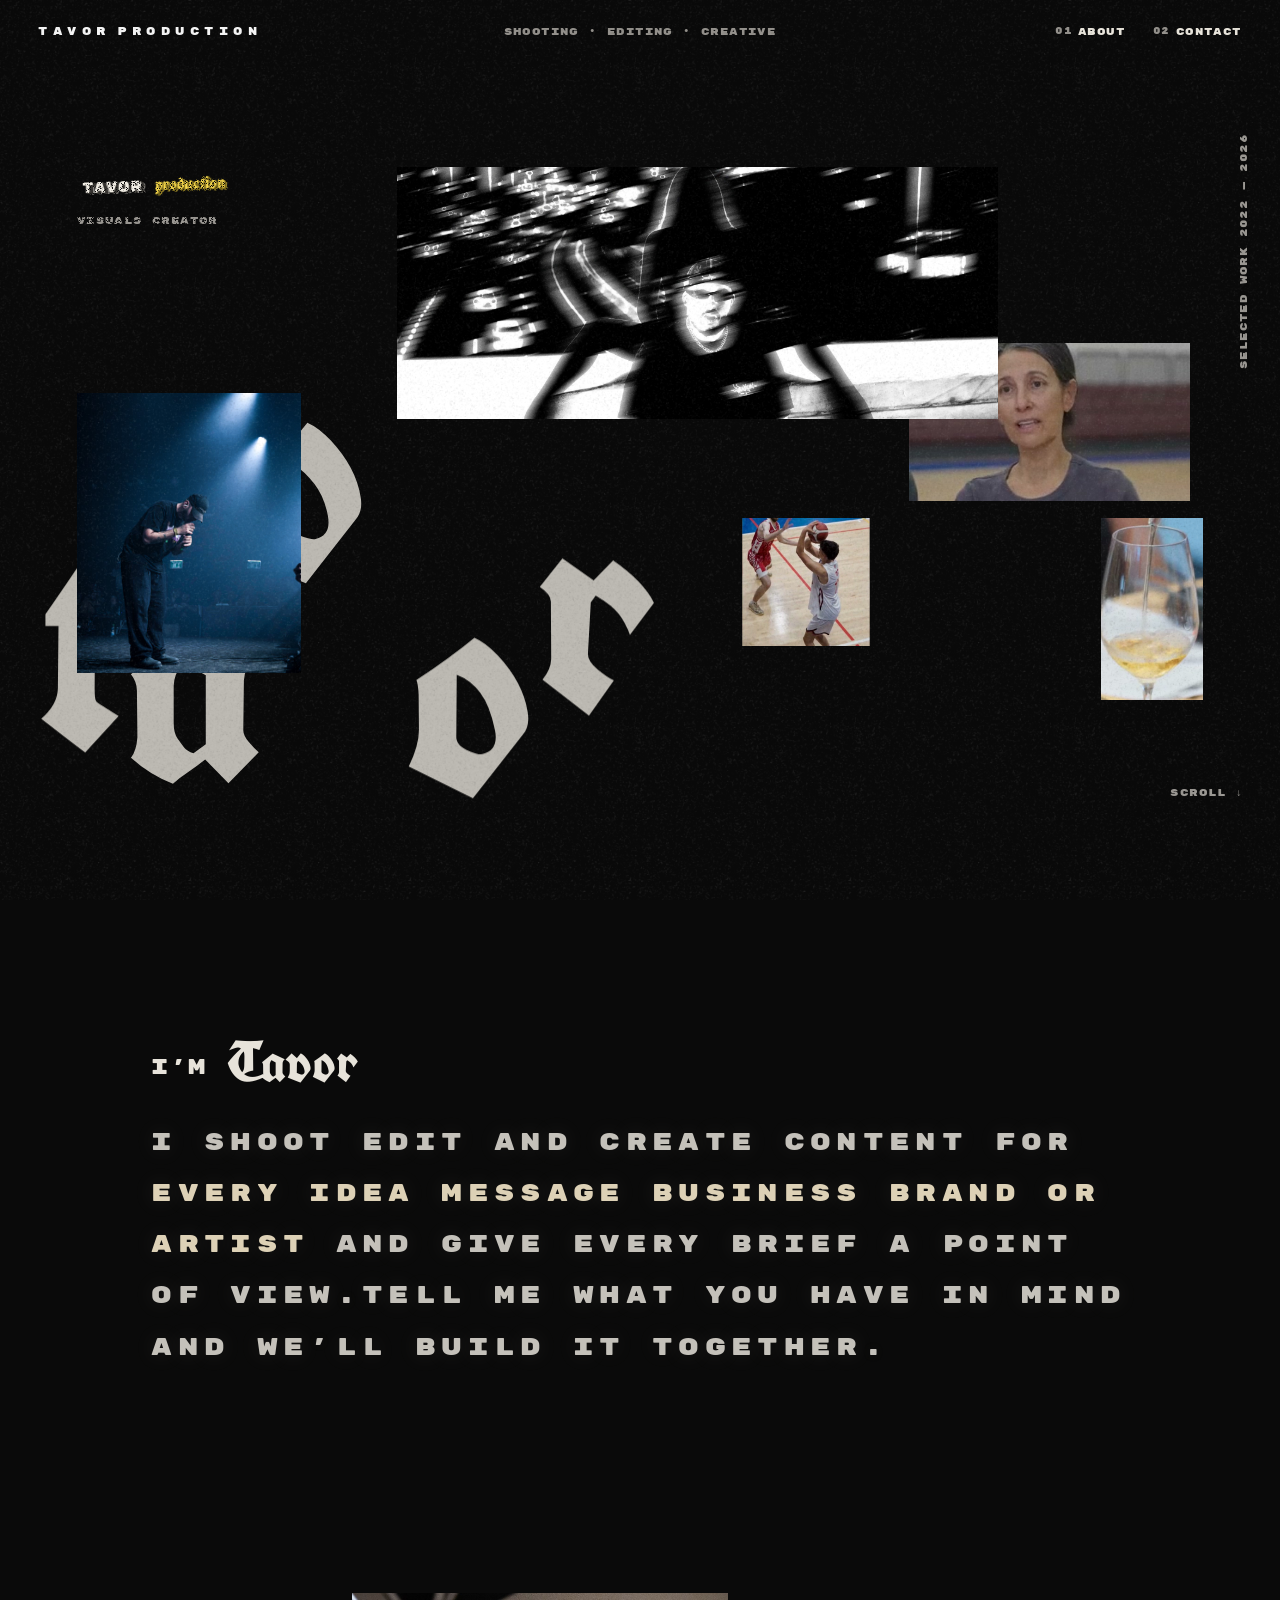
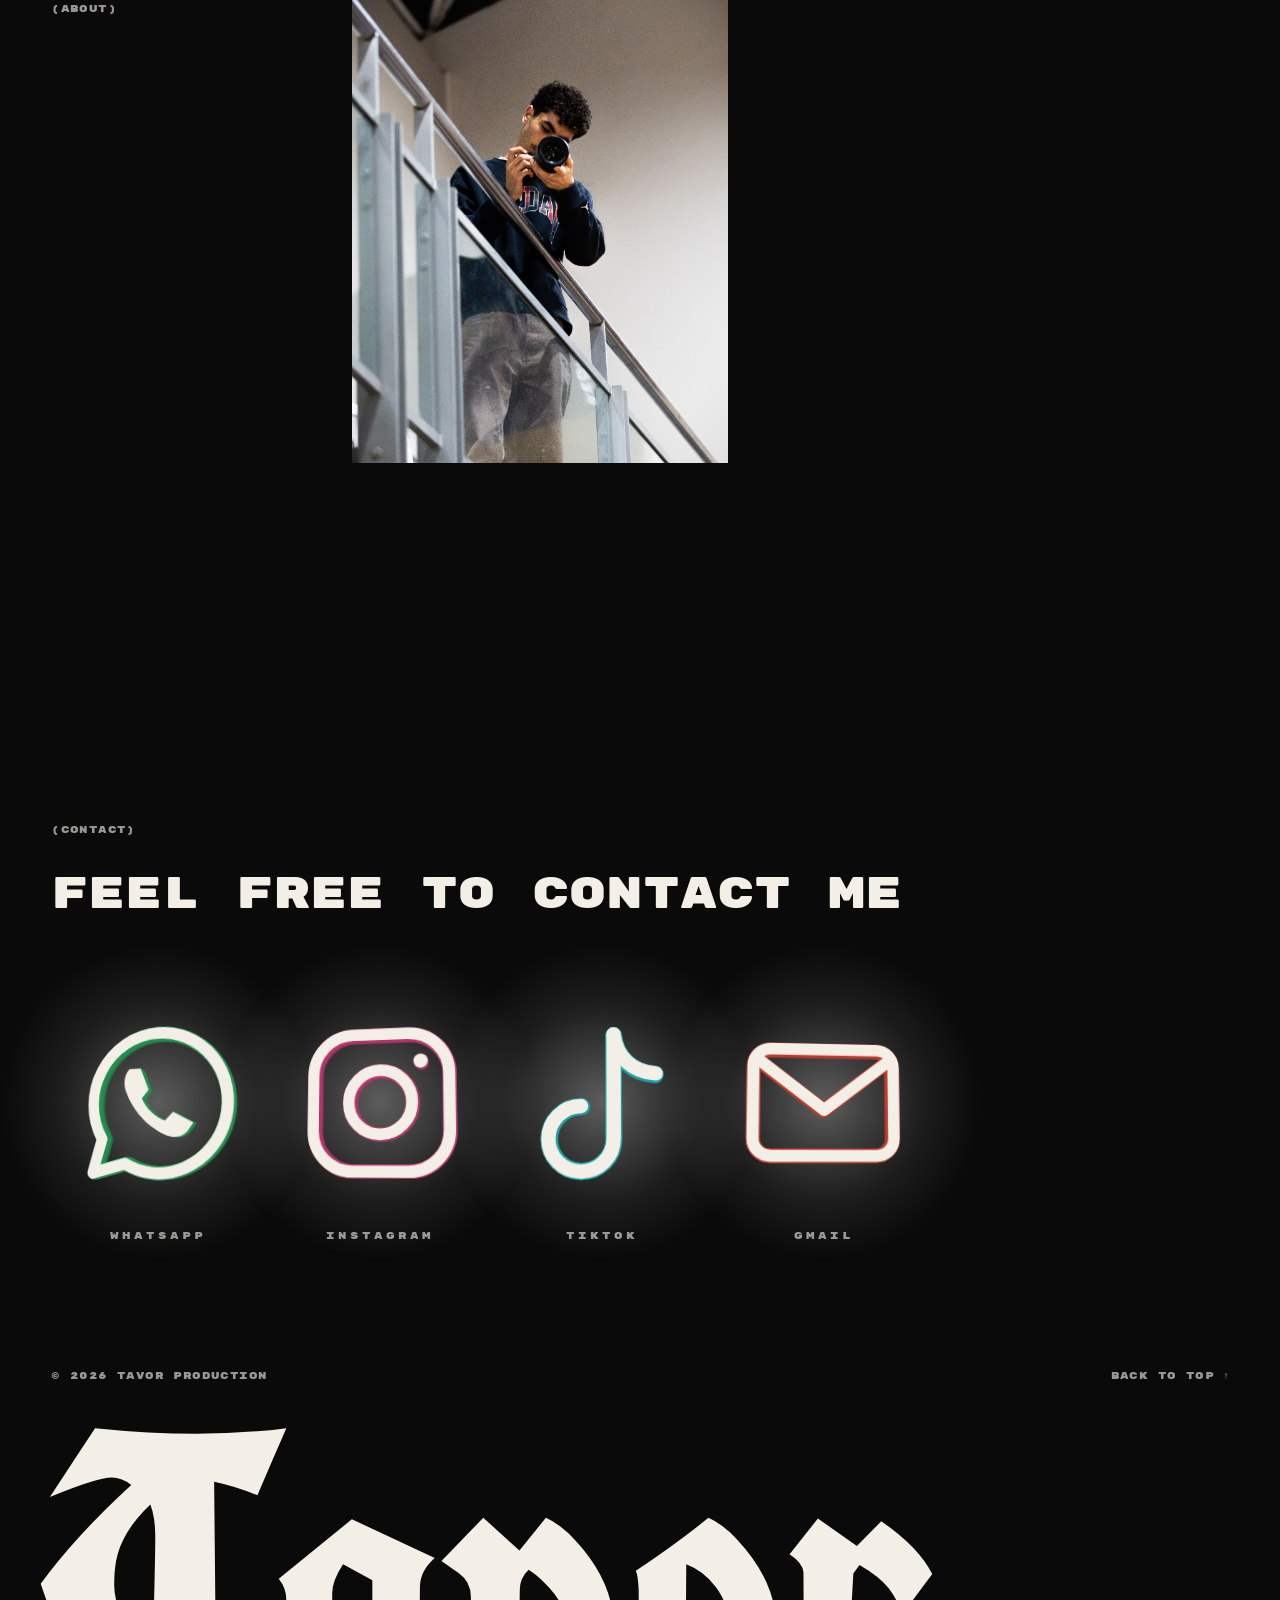
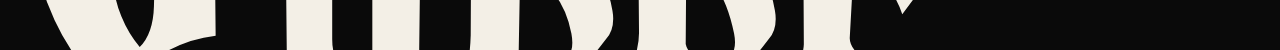
<file: index.html>
<!doctype html>
<html lang="en">
<head>
<meta charset="utf-8">
<meta name="viewport" content="width=device-width, initial-scale=1">
<title>Portfolio</title>
<meta name="theme-color" content="#0a0a0a">
<link rel="preconnect" href="https://fonts.googleapis.com">
<link rel="preconnect" href="https://fonts.gstatic.com" crossorigin>
<link rel="stylesheet" href="https://fonts.googleapis.com/css2?family=UnifrakturCook:wght@700&amp;family=Rubik+Mono+One&amp;display=swap">
<link rel="stylesheet" href="assets/styles.css">
<script>window.__edit=/[?&]edit(&|$)/.test(location.search)&&/^(localhost|127\.0\.0\.1)$/.test(location.hostname);</script>
<script src="content.js" defer></script>
<script src="assets/dock.js" defer></script>
<script src="assets/site.js" defer></script>
<script>if(window.__edit){var e=document.createElement("script");e.src="assets/edit.js";e.defer=true;document.head.appendChild(e)}</script>
<script>if(matchMedia("(max-width:720px)").matches&&!matchMedia("(prefers-reduced-motion: reduce)").matches&&!location.hash&&!window.__edit&&!(function(){try{var n=performance.getEntriesByType("navigation")[0];return sessionStorage.getItem("introSeen")&&!(n&&n.type==="reload")}catch(e){}})()){try{sessionStorage.setItem("introSeen","1")}catch(e){}var d=document.documentElement;d.classList.add("intro-run","intro-nav");setTimeout(function(){d.classList.remove("intro-run","intro-nav")},9000)}</script>
</head>
<body>
<svg width="0" height="0" style="position:absolute" aria-hidden="true" focusable="false"><filter id="grain-reveal" x="0" y="0" width="100%" height="100%" color-interpolation-filters="sRGB"><feTurbulence type="fractalNoise" baseFrequency="1.1" numOctaves="2" seed="7" result="n"/><feColorMatrix in="n" type="matrix" values="0 0 0 0 0  0 0 0 0 0  0 0 0 0 0  1 0 0 0 0" result="m"/><feComponentTransfer in="m" result="m2"><feFuncA id="reveal-fn" type="linear" slope="14" intercept="-14"/></feComponentTransfer><feComposite in="SourceGraphic" in2="m2" operator="in"/></filter><filter id="rough" x="-12%" y="-12%" width="124%" height="124%" color-interpolation-filters="sRGB"><feTurbulence type="fractalNoise" baseFrequency="0.85" numOctaves="2" seed="11" result="t"/><feDisplacementMap in="SourceGraphic" in2="t" scale="2.6" xChannelSelector="R" yChannelSelector="G"/></filter></svg>
<div class="site" style="position: relative; min-height: 100vh; background: #0a0a0a; color: #f3efe6; font-family: 'Rubik Mono One', sans-serif; font-size: 16px; line-height: 1.55; overflow-x: hidden">
<div class="grain" aria-hidden="true"></div>

<header class="nav">
<a class="brand" href="#top"><span data-bind="name"></span> <em data-bind="brandSuffix"></em></a>
<p class="nav-mid mono" data-bind="roles"></p>
<nav class="nav-links mono" aria-label="Primary">
<a class="u" href="#about"><span class="idx">01</span>About</a>
<a class="u" href="#contact"><span class="idx">02</span>Contact</a>
</nav>
</header>

<main>
<section id="top" class="hero" aria-label="Introduction">
<div id="hero-stills"></div>
<div class="flow-glow" aria-hidden="true"></div>
<div class="flow" id="flow" role="region" aria-label="Topics" tabindex="0"></div>
<h1 class="name" id="hero-name"></h1>
<div class="intro">
<p class="lede" data-bind="lede"></p>
<p class="tagline mono" data-bind="tagline"></p>
</div>
<p class="side mono">Selected work <span data-bind="years"></span></p>
<a class="cue mono" href="#about">Scroll ↓</a>
</section>

<section class="statement" aria-label="Statement">
<h2 class="said-name" id="said-name"></h2>
<p class="statement-text" id="statement"></p>
</section>

<section id="about" class="about" aria-labelledby="about-title">
<p class="label mono">(About)</p>
<figure class="portrait" id="about-photo"></figure>
<div class="about-text">
<h2 class="about-name" id="about-title"></h2>
<div class="about-bio" id="about-bio"></div>
<p class="about-meta mono" id="about-meta"></p>
</div>
</section>

</main>

<footer id="contact" class="contact">
<p class="label mono">(Contact)</p>
<a class="mail u" id="mail" href="#"></a>
<nav class="social mono" id="social" aria-label="Elsewhere"></nav>
<div class="colophon mono">
<span>© <span id="year"></span> <span data-bind="fullName"></span></span>
<a class="u" href="#top">Back to top ↑</a>
</div>
<div class="endcard" aria-hidden="true" data-bind="name"></div>
</footer>
</div>
</body>
</html>
</file>
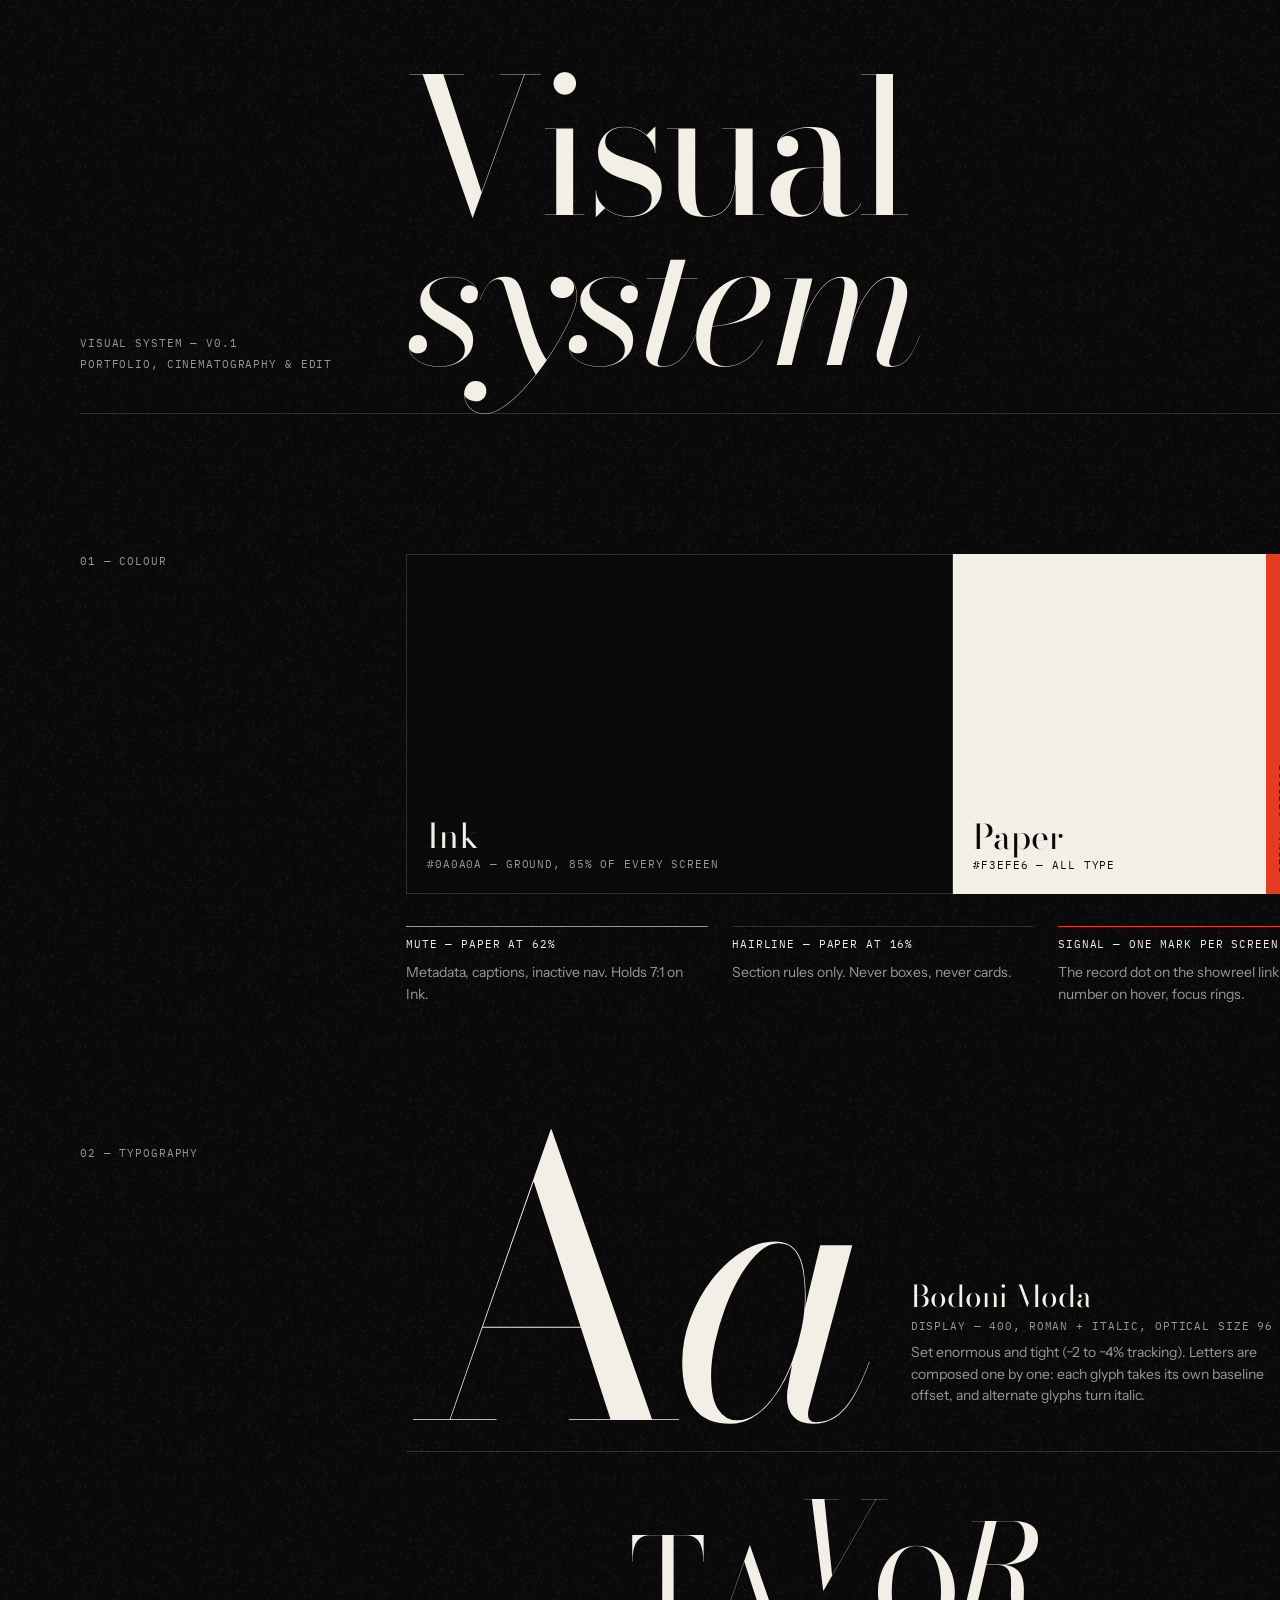
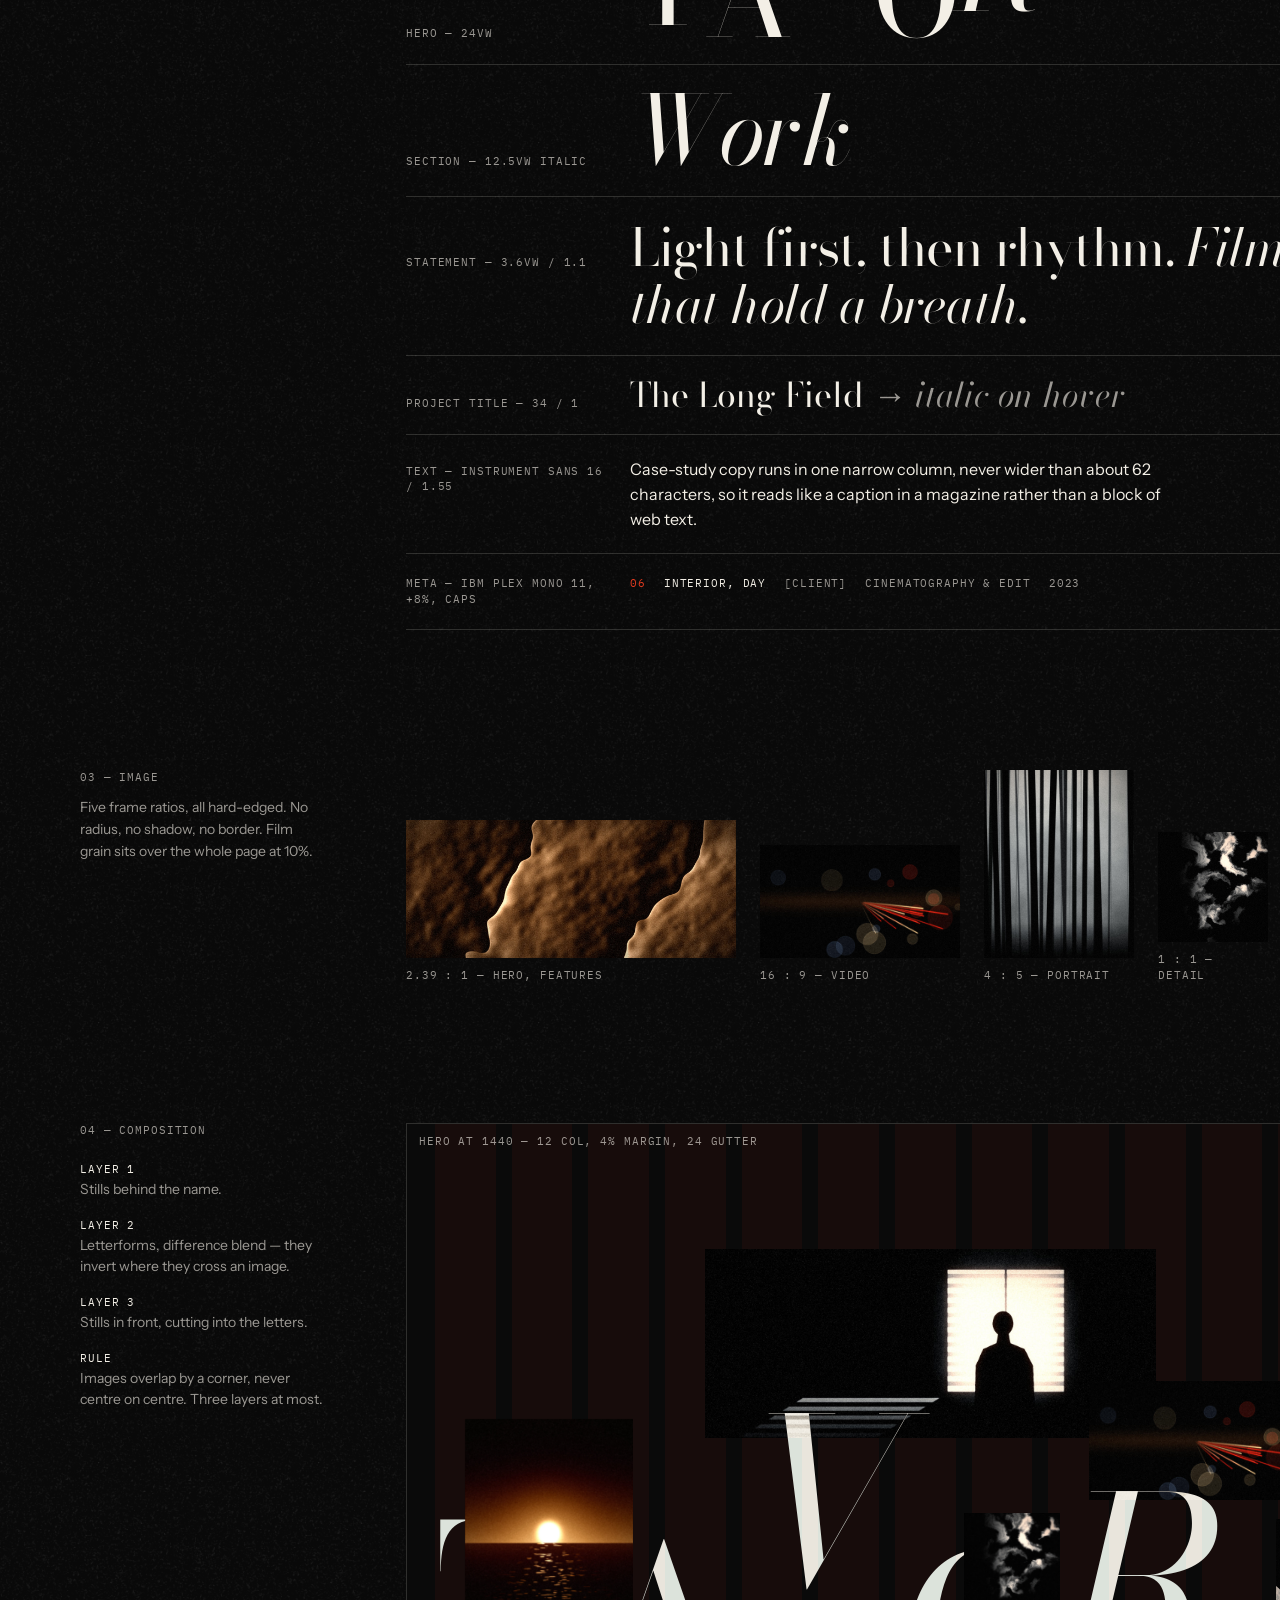
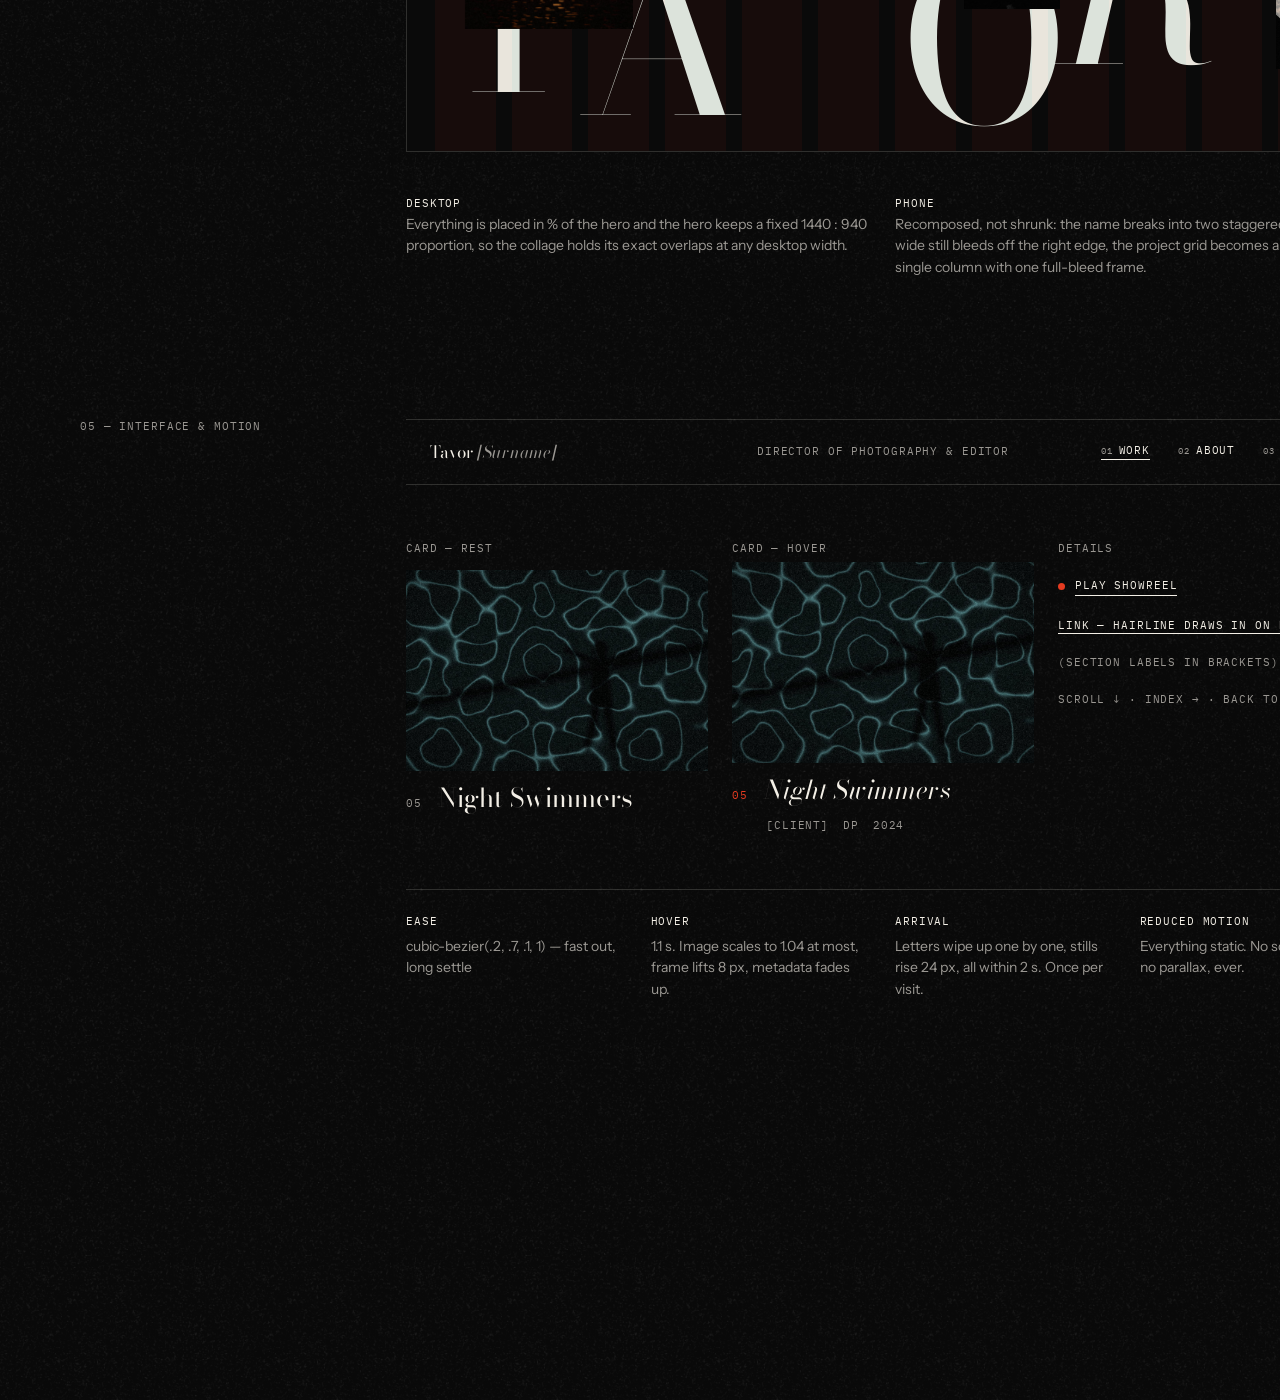
<file: design-system.html>
<!doctype html>
<html lang="en">
<head>
<meta charset="utf-8">
<meta name="viewport" content="width=1440">
<title>Visual system — Tavor portfolio</title>
<link rel="stylesheet" href="https://fonts.googleapis.com/css2?family=Bodoni+Moda:ital,opsz,wght@0,6..96,400..700;1,6..96,400..700&amp;family=IBM+Plex+Mono:wght@400;500&amp;family=Instrument+Sans:wght@400;500&amp;display=swap">
<style>
body{margin:0;background:#0a0a0a}
a{color:#f3efe6;text-decoration:none}
a:hover{color:#f3efe6}
.mono{font-family:'IBM Plex Mono',ui-monospace,Menlo,monospace;font-size:11px;line-height:1.4;letter-spacing:.08em;text-transform:uppercase}
.serif{font-family:'Bodoni Moda','Bodoni 72',Didot,Georgia,serif;font-variation-settings:'opsz' 96}
.ulink{background:linear-gradient(#f3efe6,#f3efe6) 0 100%/100% 1px no-repeat;padding-bottom:2px}
</style>
</head>
<body>
<div style="position: relative; width: 1440px; min-height: 4600px; box-sizing: border-box; padding: 72px 80px 120px; background: #0a0a0a; color: #f3efe6; font-family: 'Instrument Sans', 'Helvetica Neue', Helvetica, sans-serif; font-size: 16px; line-height: 1.55; display: flex; flex-direction: column; gap: 140px; overflow: hidden">
<div aria-hidden="true" style="position: absolute; inset: 0; background-image: url(images/grain.png); background-size: 220px; opacity: 0.1; pointer-events: none"></div>

<!-- Header -->
<header style="position: relative; display: grid; grid-template-columns: repeat(12, minmax(0, 1fr)); column-gap: 24px; align-items: end; border-bottom: 1px solid rgba(243,239,230,.16); padding-bottom: 40px">
<div class="mono" style="grid-column: 1 / span 3; display: flex; flex-direction: column; gap: 6px; color: rgba(243,239,230,.62)">
<span>Visual system — v0.1</span>
<span>Portfolio, cinematography &amp; edit</span>
</div>
<h1 class="serif" style="grid-column: 4 / span 9; margin: 0; font-weight: 400; font-size: 188px; line-height: 0.8; letter-spacing: -0.03em">Visual <em>system</em></h1>
</header>

<!-- 01 Colour -->
<section style="position: relative; display: grid; grid-template-columns: repeat(12, minmax(0, 1fr)); column-gap: 24px; row-gap: 32px">
<div class="mono" style="grid-column: 1 / span 3; color: rgba(243,239,230,.62)">01 — Colour</div>
<div style="grid-column: 4 / span 9; display: grid; grid-template-columns: 7fr 4fr 1.2fr; gap: 0; height: 340px">
<div style="background: #0a0a0a; border: 1px solid rgba(243,239,230,.16); padding: 20px; display: flex; flex-direction: column; justify-content: flex-end; gap: 4px">
<span class="serif" style="font-size: 34px; line-height: 1">Ink</span>
<span class="mono" style="color: rgba(243,239,230,.62)">#0A0A0A — ground, 85% of every screen</span>
</div>
<div style="background: #f3efe6; color: #0a0a0a; padding: 20px; display: flex; flex-direction: column; justify-content: flex-end; gap: 4px">
<span class="serif" style="font-size: 34px; line-height: 1">Paper</span>
<span class="mono">#F3EFE6 — all type</span>
</div>
<div style="background: #e53b20; padding: 20px 10px; display: flex; flex-direction: column; justify-content: flex-end; gap: 4px; color: #0a0a0a">
<span class="mono" style="writing-mode: vertical-rl; transform: rotate(180deg)">Signal #E53B20</span>
</div>
</div>
<div style="grid-column: 4 / span 9; display: grid; grid-template-columns: repeat(3, minmax(0, 1fr)); gap: 24px">
<div style="display: flex; flex-direction: column; gap: 10px">
<div style="height: 1px; background: rgba(243,239,230,.62)"></div>
<span class="mono">Mute — Paper at 62%</span>
<span style="color: rgba(243,239,230,.62); font-size: 14px">Metadata, captions, inactive nav. Holds 7:1 on Ink.</span>
</div>
<div style="display: flex; flex-direction: column; gap: 10px">
<div style="height: 1px; background: rgba(243,239,230,.16)"></div>
<span class="mono">Hairline — Paper at 16%</span>
<span style="color: rgba(243,239,230,.62); font-size: 14px">Section rules only. Never boxes, never cards.</span>
</div>
<div style="display: flex; flex-direction: column; gap: 10px">
<div style="height: 1px; background: #e53b20"></div>
<span class="mono">Signal — one mark per screen</span>
<span style="color: rgba(243,239,230,.62); font-size: 14px">The record dot on the showreel link, a project number on hover, focus rings.</span>
</div>
</div>
</section>

<!-- 02 Type -->
<section style="position: relative; display: grid; grid-template-columns: repeat(12, minmax(0, 1fr)); column-gap: 24px; row-gap: 72px">
<div class="mono" style="grid-column: 1 / span 3; color: rgba(243,239,230,.62)">02 — Typography</div>
<div style="grid-column: 4 / span 9; display: flex; align-items: flex-end; gap: 48px; border-bottom: 1px solid rgba(243,239,230,.16); padding-bottom: 32px">
<span class="serif" aria-hidden="true" style="font-size: 380px; line-height: 0.72; letter-spacing: -0.04em">A<em>a</em></span>
<div style="display: flex; flex-direction: column; gap: 8px; padding-bottom: 12px">
<span class="serif" style="font-size: 30px; line-height: 1">Bodoni Moda</span>
<span class="mono" style="color: rgba(243,239,230,.62)">Display — 400, roman + italic, optical size 96</span>
<span style="max-width: 360px; color: rgba(243,239,230,.62); font-size: 14px">Set enormous and tight (−2 to −4% tracking). Letters are composed one by one: each glyph takes its own baseline offset, and alternate glyphs turn italic.</span>
</div>
</div>

<div style="grid-column: 4 / span 9; display: flex; flex-direction: column; gap: 0">
<div style="display: grid; grid-template-columns: 200px 1fr; align-items: baseline; gap: 24px; padding: 22px 0; border-bottom: 1px solid rgba(243,239,230,.16)">
<span class="mono" style="color: rgba(243,239,230,.62)">Hero — 24vw</span>
<span class="serif" style="font-size: 120px; line-height: 0.8; letter-spacing: -0.02em; display: flex; align-items: flex-end"><span style="transform: translateY(-0.1em)">T</span><span>A</span><span style="transform: translateY(-0.4em); font-style: italic">V</span><span>O</span><span style="transform: translateY(-0.22em); font-style: italic">R</span></span>
</div>
<div style="display: grid; grid-template-columns: 200px 1fr; align-items: baseline; gap: 24px; padding: 22px 0; border-bottom: 1px solid rgba(243,239,230,.16)">
<span class="mono" style="color: rgba(243,239,230,.62)">Section — 12.5vw italic</span>
<span class="serif" style="font-size: 96px; line-height: 0.9; font-style: italic; letter-spacing: -0.03em">Work</span>
</div>
<div style="display: grid; grid-template-columns: 200px 1fr; align-items: baseline; gap: 24px; padding: 22px 0; border-bottom: 1px solid rgba(243,239,230,.16)">
<span class="mono" style="color: rgba(243,239,230,.62)">Statement — 3.6vw / 1.1</span>
<span class="serif" style="font-size: 52px; line-height: 1.1; letter-spacing: -0.01em">Light first, then rhythm. <em>Films that hold a breath.</em></span>
</div>
<div style="display: grid; grid-template-columns: 200px 1fr; align-items: baseline; gap: 24px; padding: 22px 0; border-bottom: 1px solid rgba(243,239,230,.16)">
<span class="mono" style="color: rgba(243,239,230,.62)">Project title — 34 / 1</span>
<span class="serif" style="font-size: 34px; line-height: 1">The Long Field <em style="color: rgba(243,239,230,.62)">→ italic on hover</em></span>
</div>
<div style="display: grid; grid-template-columns: 200px 1fr; align-items: baseline; gap: 24px; padding: 22px 0; border-bottom: 1px solid rgba(243,239,230,.16)">
<span class="mono" style="color: rgba(243,239,230,.62)">Text — Instrument Sans 16 / 1.55</span>
<p style="margin: 0; max-width: 560px; font-size: 16px; line-height: 1.55">Case-study copy runs in one narrow column, never wider than about 62 characters, so it reads like a caption in a magazine rather than a block of web text.</p>
</div>
<div style="display: grid; grid-template-columns: 200px 1fr; align-items: baseline; gap: 24px; padding: 22px 0; border-bottom: 1px solid rgba(243,239,230,.16)">
<span class="mono" style="color: rgba(243,239,230,.62)">Meta — IBM Plex Mono 11, +8%, caps</span>
<span class="mono" style="display: flex; gap: 18px"><span style="color: #e53b20">06</span><span>Interior, Day</span><span style="color: rgba(243,239,230,.62)">[Client]</span><span style="color: rgba(243,239,230,.62)">Cinematography &amp; Edit</span><span style="color: rgba(243,239,230,.62)">2023</span></span>
</div>
</div>
</section>

<!-- 03 Image -->
<section style="position: relative; display: grid; grid-template-columns: repeat(12, minmax(0, 1fr)); column-gap: 24px; row-gap: 32px">
<div class="mono" style="grid-column: 1 / span 3; color: rgba(243,239,230,.62); display: flex; flex-direction: column; gap: 12px">
<span>03 — Image</span>
<span style="text-transform: none; letter-spacing: 0; font-family: 'Instrument Sans', sans-serif; font-size: 14px; line-height: 1.55; max-width: 240px">Five frame ratios, all hard-edged. No radius, no shadow, no border. Film grain sits over the whole page at 10%.</span>
</div>
<div style="grid-column: 4 / span 9; display: flex; align-items: flex-end; gap: 24px">
<figure style="margin: 0; display: flex; flex-direction: column; gap: 10px; width: 330px">
<img src="images/dunes.jpg" alt="Placeholder still at 2.39:1" style="display: block; width: 100%; aspect-ratio: 2.39 / 1; object-fit: cover">
<figcaption class="mono" style="color: rgba(243,239,230,.62)">2.39 : 1 — hero, features</figcaption>
</figure>
<figure style="margin: 0; display: flex; flex-direction: column; gap: 10px; width: 200px">
<img src="images/road.jpg" alt="Placeholder still at 16:9" style="display: block; width: 100%; aspect-ratio: 16 / 9; object-fit: cover">
<figcaption class="mono" style="color: rgba(243,239,230,.62)">16 : 9 — video</figcaption>
</figure>
<figure style="margin: 0; display: flex; flex-direction: column; gap: 10px; width: 150px">
<img src="images/fog.jpg" alt="Placeholder still at 4:5" style="display: block; width: 100%; aspect-ratio: 4 / 5; object-fit: cover">
<figcaption class="mono" style="color: rgba(243,239,230,.62)">4 : 5 — portrait</figcaption>
</figure>
<figure style="margin: 0; display: flex; flex-direction: column; gap: 10px; width: 110px">
<img src="images/smoke.jpg" alt="Placeholder still at 1:1" style="display: block; width: 100%; aspect-ratio: 1 / 1; object-fit: cover">
<figcaption class="mono" style="color: rgba(243,239,230,.62)">1 : 1 — detail</figcaption>
</figure>
<figure style="margin: 0; display: flex; flex-direction: column; gap: 10px; width: 64px">
<img src="images/stairs.jpg" alt="Placeholder still at 1:2.4" style="display: block; width: 100%; aspect-ratio: 1 / 2.4; object-fit: cover">
<figcaption class="mono" style="color: rgba(243,239,230,.62)">Strip</figcaption>
</figure>
</div>
</section>

<!-- 04 Composition -->
<section style="position: relative; display: grid; grid-template-columns: repeat(12, minmax(0, 1fr)); column-gap: 24px; row-gap: 40px">
<div class="mono" style="grid-column: 1 / span 3; color: rgba(243,239,230,.62); display: flex; flex-direction: column; gap: 20px">
<span>04 — Composition</span>
<div style="display: flex; flex-direction: column; gap: 14px; text-transform: none; letter-spacing: 0; font-family: 'Instrument Sans', sans-serif; font-size: 14px; line-height: 1.5; max-width: 250px">
<span><span class="mono" style="color: #f3efe6">Layer 1</span><br>Stills behind the name.</span>
<span><span class="mono" style="color: #f3efe6">Layer 2</span><br>Letterforms, difference blend — they invert where they cross an image.</span>
<span><span class="mono" style="color: #f3efe6">Layer 3</span><br>Stills in front, cutting into the letters.</span>
<span><span class="mono" style="color: #f3efe6">Rule</span><br>Images overlap by a corner, never centre on centre. Three layers at most.</span>
</div>
</div>
<div style="grid-column: 4 / span 9; position: relative; width: 960px; height: 627px; border: 1px solid rgba(243,239,230,.16); overflow: hidden; background: #0a0a0a">
<div aria-hidden="true" style="position: absolute; inset: 0 2.9%; display: grid; grid-template-columns: repeat(12, minmax(0, 1fr)); column-gap: 16px; pointer-events: none">
<div style="background: rgba(229,59,32,.06)"></div><div style="background: rgba(229,59,32,.06)"></div><div style="background: rgba(229,59,32,.06)"></div><div style="background: rgba(229,59,32,.06)"></div><div style="background: rgba(229,59,32,.06)"></div><div style="background: rgba(229,59,32,.06)"></div><div style="background: rgba(229,59,32,.06)"></div><div style="background: rgba(229,59,32,.06)"></div><div style="background: rgba(229,59,32,.06)"></div><div style="background: rgba(229,59,32,.06)"></div><div style="background: rgba(229,59,32,.06)"></div><div style="background: rgba(229,59,32,.06)"></div>
</div>
<img src="images/window.jpg" alt="" style="position: absolute; left: 31%; top: 20%; width: 47%; aspect-ratio: 2.39 / 1; object-fit: cover; z-index: 1">
<img src="images/road.jpg" alt="" style="position: absolute; left: 71%; top: 41%; width: 22%; aspect-ratio: 16 / 9; object-fit: cover; z-index: 1">
<img src="images/stairs.jpg" alt="" style="position: absolute; left: 90.5%; top: 63%; width: 6.5%; aspect-ratio: 1 / 2.4; object-fit: cover; z-index: 1">
<div class="serif" aria-hidden="true" style="position: absolute; left: 3%; bottom: 27px; z-index: 2; display: flex; font-size: 230px; line-height: 0.8; letter-spacing: -0.02em; color: #f3efe6; mix-blend-mode: difference"><span style="display: block; transform: translateY(-0.1em)">T</span><span style="display: block">A</span><span style="display: block; transform: translateY(-0.56em); font-style: italic">V</span><span style="display: block; transform: translateY(0.04em)">O</span><span style="display: block; transform: translateY(-0.22em); font-style: italic">R</span></div>
<img src="images/horizon.jpg" alt="" style="position: absolute; left: 6%; top: 47%; width: 17.5%; aspect-ratio: 4 / 5; object-fit: cover; z-index: 3">
<img src="images/smoke.jpg" alt="" style="position: absolute; left: 58%; top: 62%; width: 10%; aspect-ratio: 1 / 1; object-fit: cover; z-index: 3">
<span class="mono" style="position: absolute; left: 12px; top: 10px; color: rgba(243,239,230,.62); z-index: 4">Hero at 1440 — 12 col, 4% margin, 24 gutter</span>
</div>
<div style="grid-column: 4 / span 9; display: grid; grid-template-columns: repeat(2, minmax(0, 1fr)); gap: 24px; font-size: 14px; color: rgba(243,239,230,.62)">
<p style="margin: 0"><span class="mono" style="color: #f3efe6">Desktop</span><br>Everything is placed in % of the hero and the hero keeps a fixed 1440 : 940 proportion, so the collage holds its exact overlaps at any desktop width.</p>
<p style="margin: 0"><span class="mono" style="color: #f3efe6">Phone</span><br>Recomposed, not shrunk: the name breaks into two staggered rows, the wide still bleeds off the right edge, the project grid becomes an off-axis single column with one full-bleed frame.</p>
</div>
</section>

<!-- 05 Interface -->
<section style="position: relative; display: grid; grid-template-columns: repeat(12, minmax(0, 1fr)); column-gap: 24px; row-gap: 48px">
<div class="mono" style="grid-column: 1 / span 3; color: rgba(243,239,230,.62)">05 — Interface &amp; motion</div>
<div style="grid-column: 4 / span 9; display: flex; flex-direction: column; gap: 56px">
<div style="display: grid; grid-template-columns: 1fr auto 1fr; align-items: center; height: 64px; padding: 0 24px; border-top: 1px solid rgba(243,239,230,.16); border-bottom: 1px solid rgba(243,239,230,.16)">
<a class="serif" href="#" style="font-size: 17px">Tavor <em style="color: rgba(243,239,230,.62)">[Surname]</em></a>
<span class="mono" style="color: rgba(243,239,230,.62)">Director of Photography &amp; Editor</span>
<span class="mono" style="display: flex; gap: 28px; justify-content: flex-end"><a href="#" class="ulink"><span style="font-size: 9px; color: rgba(243,239,230,.62)">01 </span>Work</a><a href="#"><span style="font-size: 9px; color: rgba(243,239,230,.62)">02 </span>About</a><a href="#"><span style="font-size: 9px; color: rgba(243,239,230,.62)">03 </span>Contact</a></span>
</div>

<div style="display: grid; grid-template-columns: repeat(3, minmax(0, 1fr)); gap: 24px; align-items: start">
<div style="display: flex; flex-direction: column; gap: 14px">
<span class="mono" style="color: rgba(243,239,230,.62)">Card — rest</span>
<div style="overflow: hidden"><img src="images/pool.jpg" alt="Project card at rest" style="display: block; width: 100%; aspect-ratio: 3 / 2; object-fit: cover"></div>
<div style="display: flex; align-items: baseline; gap: 16px"><span class="mono" style="color: rgba(243,239,230,.62)">05</span><span class="serif" style="font-size: 26px; line-height: 1">Night Swimmers</span></div>
</div>
<div style="display: flex; flex-direction: column; gap: 14px">
<span class="mono" style="color: rgba(243,239,230,.62)">Card — hover</span>
<div style="overflow: hidden; transform: translateY(-8px)"><img src="images/pool.jpg" alt="Project card on hover" style="display: block; width: 100%; aspect-ratio: 3 / 2; object-fit: cover; transform: scale(1.04)"></div>
<div style="display: flex; align-items: baseline; gap: 16px; margin-top: -8px"><span class="mono" style="color: #e53b20">05</span><span class="serif" style="font-size: 26px; line-height: 1; font-style: italic">Night Swimmers</span></div>
<div class="mono" style="display: flex; gap: 14px; padding-left: 34px; color: rgba(243,239,230,.62)"><span>[Client]</span><span>DP</span><span>2024</span></div>
</div>
<div style="display: flex; flex-direction: column; gap: 22px">
<span class="mono" style="color: rgba(243,239,230,.62)">Details</span>
<span class="mono" style="display: inline-flex; align-items: center; gap: 10px"><span style="width: 7px; height: 7px; border-radius: 50%; background: #e53b20"></span><span class="ulink">Play showreel</span></span>
<span class="mono"><span class="ulink">Link — hairline draws in on hover</span></span>
<span class="mono" style="color: rgba(243,239,230,.62)">(Section labels in brackets)</span>
<span class="mono" style="color: rgba(243,239,230,.62)">Scroll ↓ · Index → · Back to top ↑</span>
</div>
</div>

<div style="display: grid; grid-template-columns: repeat(4, minmax(0, 1fr)); gap: 24px; border-top: 1px solid rgba(243,239,230,.16); padding-top: 24px">
<div style="display: flex; flex-direction: column; gap: 6px"><span class="mono">Ease</span><span style="font-size: 14px; color: rgba(243,239,230,.62)">cubic-bezier(.2, .7, .1, 1) — fast out, long settle</span></div>
<div style="display: flex; flex-direction: column; gap: 6px"><span class="mono">Hover</span><span style="font-size: 14px; color: rgba(243,239,230,.62)">1.1 s. Image scales to 1.04 at most, frame lifts 8 px, metadata fades up.</span></div>
<div style="display: flex; flex-direction: column; gap: 6px"><span class="mono">Arrival</span><span style="font-size: 14px; color: rgba(243,239,230,.62)">Letters wipe up one by one, stills rise 24 px, all within 2 s. Once per visit.</span></div>
<div style="display: flex; flex-direction: column; gap: 6px"><span class="mono">Reduced motion</span><span style="font-size: 14px; color: rgba(243,239,230,.62)">Everything static. No scroll-jacking, no parallax, ever.</span></div>
</div>
</div>
</section>
</div>
</body>
</html>
</file>
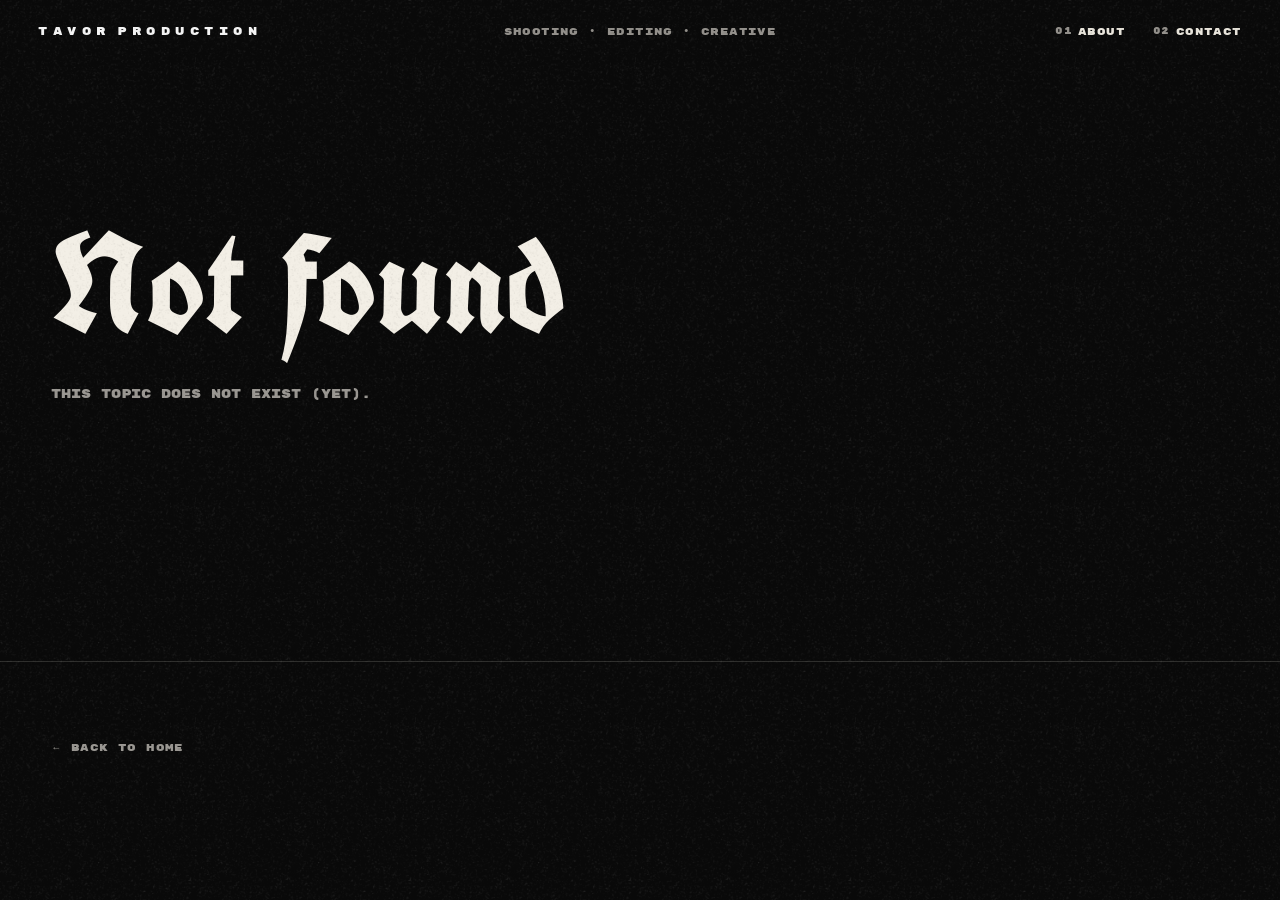
<file: topic.html>
<!doctype html>
<html lang="en">
<head>
<meta charset="utf-8">
<meta name="viewport" content="width=device-width, initial-scale=1">
<title>Topic</title>
<meta name="theme-color" content="#0a0a0a">
<link rel="preconnect" href="https://fonts.googleapis.com">
<link rel="preconnect" href="https://fonts.gstatic.com" crossorigin>
<link rel="stylesheet" href="https://fonts.googleapis.com/css2?family=UnifrakturCook:wght@700&amp;family=Rubik+Mono+One&amp;display=swap">
<link rel="stylesheet" href="assets/styles.css">
<script>window.__edit=/[?&]edit(&|$)/.test(location.search)&&/^(localhost|127\.0\.0\.1)$/.test(location.hostname);</script>
<script src="content.js" defer></script>
<script src="assets/dock.js" defer></script>
<script src="assets/topic.js" defer></script>
<script>if(window.__edit){var e=document.createElement("script");e.src="assets/edit.js";e.defer=true;document.head.appendChild(e)}</script>
</head>
<body>
<div class="site" style="position: relative; min-height: 100vh; background: #0a0a0a; color: #f3efe6; font-family: 'Rubik Mono One', sans-serif; font-size: 16px; line-height: 1.55; overflow-x: hidden">
<div class="grain" aria-hidden="true"></div>

<header class="nav">
<a class="brand" href="index.html"><span data-bind="name"></span> <em data-bind="brandSuffix"></em></a>
<p class="nav-mid mono" data-bind="roles"></p>
<nav class="nav-links mono" aria-label="Primary">
<a class="u" href="index.html#about"><span class="idx">01</span>About</a>
<a class="u" href="index.html#contact"><span class="idx">02</span>Contact</a>
</nav>
</header>

<main>
<section class="topic-head" aria-labelledby="topic-title">
<h1 class="topic-title" id="topic-title"></h1>
<p class="topic-blurb" id="topic-blurb"></p>
</section>
<section class="topic-grid" id="topic-grid" aria-label="Pictures in this topic"></section>
</main>

<footer class="topic-foot">
<a class="mono u" href="index.html">← Back to home</a>
<a class="topic-next" id="topic-next" href="index.html"></a>
</footer>
</div>
</body>
</html>
</file>
<file: assets/styles.css>
/* Tavor — portfolio styles. Colours, fonts and motion live in the :root tokens below. */
:root{--ink:#0a0a0a;--paper:#f3efe6;--red:#e53b20;--mute:rgba(243,239,230,.62);--line:rgba(243,239,230,.16);--ease:cubic-bezier(.2,.7,.1,1);--serif:'UnifrakturCook','Pirata One',Georgia,serif;--sans:'Rubik Mono One',Helvetica,sans-serif;--mono:'Rubik Mono One',Helvetica,sans-serif}
*{box-sizing:border-box}
html,body{margin:0;background:#0a0a0a}
body{-webkit-font-smoothing:antialiased;text-rendering:optimizeLegibility}
a{color:inherit;text-decoration:none}
a:hover{color:inherit}
a:focus-visible{outline:1px solid var(--red);outline-offset:6px}
::selection{background:var(--red);color:var(--paper)}
.mono{font-family:var(--mono);font-size:10px;line-height:1.5;letter-spacing:.04em;text-transform:uppercase;font-weight:400}
.vh{position:absolute;width:1px;height:1px;overflow:hidden;clip:rect(0 0 0 0);white-space:nowrap}
.u{background:linear-gradient(currentColor,currentColor) 0 100%/0 1px no-repeat;transition:background-size .7s var(--ease)}
.u:hover,.u:focus-visible{background-size:100% 1px}
.grain{position:fixed;inset:0;background-image:url(../images/grain.png);background-size:220px;opacity:.1;pointer-events:none;z-index:80}

/* nav */
.nav{position:sticky;top:0;z-index:50;display:grid;grid-template-columns:1fr auto 1fr;align-items:center;height:64px;padding:0 3%;mix-blend-mode:difference;color:#f3efe6}
.brand{font-family:var(--sans);font-size:15px;font-weight:400;text-transform:uppercase;display:inline-flex;align-items:center;gap:.3em;min-height:44px;justify-self:start}
.brand em{font-family:var(--serif);font-size:25px;text-transform:none;font-weight:700;color:#e9dcc0}
.nav-mid{margin:0;color:var(--mute)}
.nav-links{display:flex;gap:28px;justify-content:flex-end}
.nav-links a{display:inline-flex;align-items:center;gap:6px;min-height:44px}
.nav-links .idx{font-size:9px;color:var(--mute)}

/* hero */
.hero{position:relative;height:65.3vw;min-height:760px;margin-top:-64px;overflow:hidden}
.still{position:absolute;display:block;z-index:1;animation:rise 1.6s var(--ease) both}
.still .frame{display:block;width:100%;height:100%;overflow:hidden;background:#141414}
.still img{display:block;width:100%;height:100%;object-fit:cover;transition:transform 1.2s var(--ease),filter .6s var(--ease)}
.still:hover img{transform:scale(1.035)}
.still .cap{position:absolute;inset:0;display:flex;align-items:center;justify-content:center;padding:6%;text-align:center;font-family:var(--serif);font-style:normal;font-size:clamp(20px,2.6vw,44px);line-height:1;letter-spacing:0;text-transform:none;white-space:normal;color:#f3efe6;opacity:0;pointer-events:none;transition:opacity .6s var(--ease)}
.still:hover .cap{opacity:1}
.still:hover img{filter:brightness(.5)}
.s-a{left:31%;top:20%;width:47%;aspect-ratio:2.39/1;animation-delay:.35s}
.s-b{left:6%;top:47%;width:17.5%;aspect-ratio:4/5;z-index:3;animation-delay:.6s}
.s-c{left:71%;top:41%;width:22%;aspect-ratio:16/9;animation-delay:.75s}
.s-d{left:58%;top:62%;width:10%;aspect-ratio:1/1;z-index:3;animation-delay:.9s}
.s-e{left:86%;top:62%;width:8%;aspect-ratio:9/16;animation-delay:1.05s}
.name{position:absolute;left:3%;bottom:40px;margin:0;display:flex;flex-wrap:nowrap;font-family:var(--serif);font-weight:400;font-size:24vw;line-height:.8;letter-spacing:0;color:#f3efe6;pointer-events:none;font-variation-settings:'opsz' 96}
.glyph{display:block;text-transform:lowercase;position:relative;z-index:2;mix-blend-mode:difference;opacity:.8;animation:reveal 1.8s var(--ease) both}
.g0{transform:translateY(-.1em);animation-delay:.1s}
.g1{transform:translateY(0);animation-delay:.22s}
.g2{z-index:0;transform:translate(-.12em,-.66em);font-style:normal;animation-delay:.34s}
.g3{transform:translateY(.04em);animation-delay:.46s}
.g4{transform:translateY(-.22em);font-style:normal;animation-delay:.58s}
.g5{transform:translateY(-.4em);animation-delay:.7s}
.g6{transform:translateY(.02em);font-style:normal;animation-delay:.82s}
.g7{transform:translateY(-.16em);animation-delay:.94s}
.intro{position:absolute;left:6%;top:21%;width:19%;z-index:4;display:flex;flex-direction:column;align-items:flex-start;gap:16px}
.lede .tail{position:relative;display:inline-block;white-space:nowrap}
.lede .amp{position:absolute;right:100%;top:0;margin-right:.22em}
.lede .gothic{position:relative;z-index:1;display:inline-block;font-family:var(--serif);font-weight:700;text-transform:none;font-size:1.25em;letter-spacing:0;word-spacing:0;line-height:.55;margin:-.06em 0 -.14em;color:#f6d84c;text-shadow:none}
.lede{margin:0;font-family:var(--sans);font-size:clamp(13px,1.15vw,18px);line-height:1.5;text-wrap:balance}
.tagline{margin:0;color:var(--mute)}
.reel{display:inline-flex;align-items:center;gap:10px;min-height:44px}
.hero>.reel{position:absolute;left:50%;top:11%;transform:translateX(-50%);z-index:4;white-space:nowrap}
.dot{width:7px;height:7px;border-radius:50%;background:var(--red);flex:none;animation:blink 2.4s steps(1) infinite}
.side{position:absolute;right:2.2%;top:16%;margin:0;writing-mode:vertical-rl;transform:rotate(180deg);color:var(--mute)}
.cue{position:absolute;right:3%;bottom:20px;display:inline-flex;align-items:center;min-height:44px;color:var(--mute);z-index:4}
.cue:hover{color:var(--paper)}

.flow,.flow-glow{display:none}

/* typography: two typefaces only. UnifrakturCook (blackletter) for display, Rubik Mono One for labels and text.
   A topic can switch its own headings to the mono face with "font": "mono" in content.js. */
em{font-style:normal}
.statement-text em{color:rgba(233,220,192,.95)}
[data-font="mono"] .topic-title{font-family:var(--sans);font-size:clamp(32px,6.2vw,100px);line-height:1.05;text-transform:uppercase}
.slide[data-font="mono"] .slide-title,.still[data-font="mono"] .cap{font-family:var(--sans);font-size:14px;text-transform:uppercase;line-height:1.3}

/* statement */
.statement{display:grid;grid-template-columns:repeat(12,minmax(0,1fr));column-gap:24px;padding:200px 4% 180px}
.statement .label{grid-column:1/span 3;margin:0;padding-top:.9em;color:var(--mute)}
.statement-text{grid-column:2/span 10;margin:0;font-family:var(--sans);font-weight:400;font-size:clamp(16px,1.9vw,30px);line-height:2.1;letter-spacing:.22em;color:rgba(243,239,230,.8);text-shadow:0 0 22px rgba(243,239,230,.1);text-wrap:pretty}

/* about */
.about{display:grid;grid-template-columns:repeat(12,minmax(0,1fr));column-gap:24px;align-items:start;padding:40px 4% 200px}
.about .label{grid-column:1/span 3;margin:0;padding-top:.9em;color:var(--mute)}
.portrait{grid-column:4/span 4;margin:0}
.portrait .frame{display:block;aspect-ratio:4/5;overflow:hidden;background:#141414}
.portrait img{display:block;width:100%;height:100%;object-fit:cover}
.portrait .ph{display:grid;place-items:center;border:1px dashed var(--line);color:var(--mute)}
.about-text{grid-column:9/span 4;display:flex;flex-direction:column;gap:12px;padding-top:.4em}
.about-name{margin:0;font-family:var(--serif);font-style:normal;font-weight:400;font-size:clamp(40px,4.4vw,76px);line-height:.95;letter-spacing:0}
.about-name .fm{font-family:var(--sans);font-size:.36em;letter-spacing:.06em;text-transform:uppercase;margin-right:.35em;vertical-align:.45em}
.about-bio p{margin:0 0 1.2em;font-family:var(--sans);font-size:12px;line-height:1.8}
.about-meta{margin:0;color:var(--mute)}
.about-cta{align-self:flex-start;display:inline-flex;align-items:center;min-height:44px;color:var(--paper)}

/* work */
.work{padding:80px 4% 160px}
.work-head{display:flex;align-items:flex-end;justify-content:space-between;gap:24px;margin-bottom:96px;padding-bottom:24px;border-bottom:1px solid var(--line)}
.work-title{margin:0;display:flex;align-items:flex-start;gap:.06em;font-family:var(--serif);font-style:normal;font-weight:400;font-size:clamp(88px,12.5vw,220px);line-height:.8;letter-spacing:0}
.work-title .count{font-style:normal;font-size:10px;letter-spacing:.04em;color:var(--mute);margin-top:.4em}
.work-aside{display:flex;flex-direction:column;align-items:flex-end;gap:4px;color:var(--mute)}
.work-aside a{color:var(--paper);display:inline-flex;align-items:center;min-height:44px}
.grid{display:grid;grid-template-columns:repeat(12,minmax(0,1fr));column-gap:24px;row-gap:96px;align-items:start}
.card{display:block;position:relative}
.card .frame{display:block;overflow:hidden;background:#141414;transition:transform 1.1s var(--ease)}
.card img{display:block;width:100%;height:100%;object-fit:cover;transition:transform 1.1s var(--ease)}
.card:hover .frame{transform:translateY(-8px)}
.card:hover img{transform:scale(1.04)}
.card .cap{display:flex;align-items:baseline;gap:16px;margin-top:18px}
.card .num{color:var(--mute);transition:color .4s var(--ease)}
.card:hover .num,.card:focus-visible .num{color:var(--red)}
.card .title{margin:0;font-family:var(--sans);font-weight:400;font-size:clamp(13px,1.2vw,18px);line-height:1.3}
.card:hover .title{font-style:normal}
.card .meta{display:flex;flex-wrap:wrap;gap:6px 18px;margin-top:10px;padding-left:34px;color:var(--mute);opacity:0;transform:translateY(-6px);transition:opacity .5s var(--ease),transform .7s var(--ease)}
.card:hover .meta,.card:focus-visible .meta{opacity:1;transform:none}
.p0{grid-column:1/span 7}
.p0 .frame{aspect-ratio:2.39/1}
.p1{grid-column:9/span 4;margin-top:160px}
.p1 .frame{aspect-ratio:4/5}
.p2{grid-column:2/span 4;margin-top:-340px}
.p2 .frame{aspect-ratio:4/5}
.p3{grid-column:7/span 6;margin-top:40px}
.p3 .frame{aspect-ratio:16/9}
.p4{grid-column:1/span 5;margin-top:120px}
.p4 .frame{aspect-ratio:3/2}
.p5{grid-column:8/span 5;margin-top:280px}
.p5 .frame{aspect-ratio:2.39/1}

/* contact */
.contact{position:relative;padding:160px 4% 0;overflow:hidden}
.contact .label{margin:0;color:var(--mute)}
.mail{display:inline-block;margin:28px 0 56px;font-family:var(--sans);font-size:clamp(15px,3.4vw,56px);line-height:1.3;letter-spacing:0;overflow-wrap:anywhere}
.social{display:flex;flex-wrap:wrap;gap:8px 28px}
.social a{display:inline-flex;align-items:center;min-height:44px}
.colophon{display:flex;justify-content:space-between;align-items:center;gap:16px;margin-top:96px;color:var(--mute)}
.colophon a{display:inline-flex;align-items:center;min-height:44px}
.endcard{margin:40px 0 -.17em -.04em;font-family:var(--serif);font-style:normal;font-weight:400;font-size:30vw;line-height:.72;letter-spacing:0;white-space:nowrap;font-variation-settings:'opsz' 96}
.err{position:absolute;left:3%;top:80px;z-index:90;color:var(--red)}

@keyframes rise{from{opacity:0;transform:translateY(24px)}to{opacity:1;transform:none}}
@keyframes reveal{from{clip-path:inset(0 0 100% 0)}to{clip-path:inset(-10% -10% -10% -10%)}}
@keyframes blink{0%,62%{opacity:1}63%,100%{opacity:.15}}
@media (hover:none){.card .meta{opacity:1;transform:none}}

/* tablet */
@media (max-width:1024px){
.nav-mid{display:none}
.nav{grid-template-columns:1fr auto}
.intro{width:24%}
}

/* phone — recomposed, not shrunk */
@media (max-width:720px){
.nav{padding:0 5%}
.nav-links{gap:11px}
.brand{font-size:12px;gap:.2em}
.brand em{font-size:21px}
.nav-links .idx{display:none}
.nav{mix-blend-mode:normal}
.grain{transform:translateZ(0)}
.hero{height:calc(276px + 78vw);min-height:0}
.name .glyph{display:none}
.still{display:none}
.hero>.reel{top:212px}
.flow-glow{display:block;position:absolute;left:50%;top:calc(264px + 37.5vw);width:100vw;height:92vw;margin:-46vw 0 0 -50vw;background:radial-gradient(ellipse closest-side at 50% 50%,rgba(255,255,255,.7) 0,rgba(255,255,255,.58) 14%,rgba(255,255,255,.42) 30%,rgba(255,255,255,.26) 46%,rgba(255,255,255,.13) 62%,rgba(255,255,255,.05) 78%,rgba(255,255,255,0) 100%);-webkit-mask-image:linear-gradient(to bottom,#000 40%,transparent 94%);mask-image:linear-gradient(to bottom,#000 40%,transparent 94%);z-index:2;pointer-events:none}
.flow{display:flex;position:absolute;left:0;right:0;top:250px;gap:14px;padding:14px 20%;overflow-x:auto;scroll-snap-type:x mandatory;scrollbar-width:none;z-index:3;overscroll-behavior-x:contain}
.flow::-webkit-scrollbar{display:none}
.flow:focus-visible{outline:1px solid var(--red);outline-offset:-4px}
.slide{position:relative;flex:0 0 100%;aspect-ratio:4/5;scroll-snap-align:center;overflow:hidden;border-radius:20px;background:#141414;opacity:.5;transform:scale(.74);transition:opacity .5s var(--ease),transform .7s var(--ease)}
.slide.on{opacity:1;transform:scale(1.07)}
.slide img,.slide video{position:absolute;left:0;top:0;width:100%;height:100%;object-fit:cover}
.slide video{opacity:0;transition:opacity .35s var(--ease)}
.slide video.live{opacity:1}
.slide-title{position:absolute;left:0;right:0;bottom:0;padding:44px 16px 16px;font-family:var(--serif);font-style:normal;font-size:26px;line-height:1;letter-spacing:0;color:#f3efe6;background:linear-gradient(to top,rgba(0,0,0,.6),rgba(0,0,0,0));opacity:0;transition:opacity .5s var(--ease)}
.slide.on .slide-title{opacity:1}
.intro{left:0;top:61px;width:100%;height:184px;padding:0 5%;gap:6px;align-items:center;justify-content:center;text-align:center}
.intro::before{content:"";position:absolute;left:50%;top:50%;width:112%;height:150%;transform:translate(-50%,-52%);background:radial-gradient(ellipse closest-side at 50% 50%,rgba(255,255,255,.34) 0,rgba(255,255,255,.24) 22%,rgba(255,255,255,.13) 48%,rgba(255,255,255,.05) 74%,rgba(255,255,255,0) 100%);filter:blur(14px);z-index:-1;pointer-events:none}
.lede{font-size:58px;line-height:.78;letter-spacing:-.015em;word-spacing:-.62em;max-width:10.6em;margin:22px 0 26px;transform:scaleY(1.42);filter:url(#rough);color:rgba(243,239,230,.92);text-shadow:0 0 16px rgba(243,239,230,.18)}
.lede .gothic{display:block;font-size:.82em;margin:-.3em 0 0;line-height:.7;translate:4px 0}
.t3d{width:100%;margin-left:-18px;position:relative;top:-2px}
.tagline{font-size:13px;letter-spacing:.38em;margin:24px 0 0 .38em;color:#d9d4c7}
.side{display:none}
.still .cap{display:none}
.s-a{left:9%;top:30%;width:82%}
.s-b{left:6%;top:49%;width:36%}
.s-c{left:54%;top:43%;width:40%}
.s-d{left:70%;top:66%;width:22%}
.s-e{left:88%;top:10%;width:9%}
.name{left:5%;bottom:30px;font-size:40vw;line-height:.82;flex-wrap:wrap;width:2.5em}
.g3{margin-left:.7em}
.cue{display:none}
.statement{display:flex;align-items:center;padding:0 6%}
.statement .label{padding:0;margin-bottom:24px}
.statement-text{width:100%;font-size:15px;line-height:2.6;letter-spacing:.16em;text-transform:uppercase}
.statement-text>span:last-child{display:block}
.about{display:flex;flex-direction:column;padding:20px 5% 120px}
.about .label{padding:0;margin-bottom:24px}
.portrait{width:78%;order:2}
.about-text{gap:12px;order:1;margin-bottom:36px}
.work{padding:40px 5% 120px}
.work-head{margin-bottom:56px;align-items:flex-end}
.work-title{font-size:88px}
.grid{display:flex;flex-direction:column;gap:72px}
.p0,.p1,.p2,.p3,.p4,.p5{margin-top:0}
.p0{width:88%;align-self:flex-start}
.p1{width:68%;align-self:flex-end}
.p2{width:60%;margin-left:8%}
.p3{width:100vw;margin-left:-5vw}
.p3 .cap,.p3 .meta{padding-left:5vw;padding-right:5vw}
.p3 .meta{padding-left:calc(5vw + 34px)}
.p4{width:82%;align-self:flex-end}
.p5{width:76%}
.contact{padding:120px 5% 0}
.mail{font-size:4.5vw;margin-bottom:48px}
.colophon{margin-top:64px}
}


/* topic pages */
.topic-head{padding:160px 4% 96px}
.topic-head .label{margin:0 0 28px;color:var(--mute)}
.topic-title{margin:0;font-family:var(--serif);font-style:normal;font-weight:400;font-size:clamp(64px,11vw,190px);line-height:.85;letter-spacing:0;font-variation-settings:'opsz' 96}
.topic-blurb{margin:40px 0 0;max-width:38ch;font-family:var(--sans);font-size:12px;line-height:1.8;color:var(--mute)}
.topic-grid{display:grid;grid-template-columns:repeat(12,minmax(0,1fr));column-gap:24px;row-gap:96px;align-items:start;padding:0 4% 160px}
.shot{margin:0;animation:rise 1.4s var(--ease) both}
.shot.copy{display:none}
.topic-blurb:empty{display:none}
.shot .frame{display:block;overflow:hidden;background:#141414}
.shot img{display:block;width:100%;height:100%;object-fit:cover;transition:transform 1.1s var(--ease)}
.shot:hover img{transform:scale(1.04)}
.shot video{display:block;width:100%;height:100%;object-fit:cover}
.vid .clip{position:absolute;left:0;top:0;opacity:0}
.vid .clip.on{opacity:1}
.vid{position:relative;display:block;width:100%;height:100%;cursor:pointer}
.vid:focus-visible{outline:1px solid var(--red);outline-offset:6px}
.play{position:absolute;left:50%;top:50%;width:34px;height:34px;margin:-17px 0 0 -17px;border:1px solid rgba(243,239,230,.85);border-radius:50%;opacity:0;transition:opacity .4s var(--ease),background .5s var(--ease),transform .7s var(--ease)}
.play::before{content:"";position:absolute;left:50%;top:50%;margin:-5px 0 0 -3px;border-style:solid;border-width:5px 0 5px 9px;border-color:transparent transparent transparent #f3efe6;transition:border-color .5s var(--ease)}
.vid:hover .play,.vid:focus-visible .play{opacity:1;background:#f3efe6;transform:scale(1.08)}
.vid:hover .play::before,.vid:focus-visible .play::before{border-left-color:#0a0a0a}
@media (hover:none){.play{opacity:1}}
.shot figcaption{margin-top:14px;color:var(--mute)}
.t0{grid-column:1/span 7}
.t0 .frame{aspect-ratio:2.39/1}
.t1{grid-column:9/span 4;margin-top:120px}
.t1 .frame{aspect-ratio:4/5}
.t2{grid-column:2/span 6}
.t2 .frame{aspect-ratio:16/9}
.t3{grid-column:8/span 5;margin-top:80px}
.t3 .frame{aspect-ratio:3/2}
.topic-grid.video{gap:12px;align-items:start}
.topic-grid.video .shot{grid-column:span 6;margin-top:0;width:auto}
.topic-grid.video .frame{aspect-ratio:16/9}
.topic-grid.feature{grid-template-columns:1fr 1fr .62fr;gap:12px;align-items:start}
.topic-grid.feature>.shot{grid-column:auto;margin-top:0;width:auto}
.topic-grid.feature .frame{aspect-ratio:16/9}
.topic-grid.feature .stack{grid-column:3;grid-row:1/span 2;align-self:stretch;justify-self:stretch;position:relative;display:flex;flex-direction:column;gap:12px;contain:size;min-height:0}
.topic-grid.feature .stack .shot{margin:0;width:auto}
.topic-grid.feature .stack .tail{flex:none}
.topic-grid.feature .stack .feat{flex:1 1 0;min-height:0;display:flex;justify-content:center}
.topic-grid.feature .stack .feat .frame{height:100%;width:auto;aspect-ratio:9/16}
.topic-grid.vertical{row-gap:64px}
.topic-grid.vertical .shot{grid-column:span 3;margin-top:0;width:auto}
.topic-grid.vertical .shot:nth-child(even){margin-top:72px}
.topic-grid.vertical .frame{aspect-ratio:9/16}
.more-card{position:relative;display:flex;flex-direction:column;justify-content:flex-end;gap:10px;width:100%;height:100%;padding:22px 20px;box-sizing:border-box;color:#f3efe6;background:radial-gradient(ellipse 90% 60% at 50% 100%,rgba(246,216,76,.2),rgba(246,216,76,0) 70%),linear-gradient(#171717,#0c0c0c);border:1px solid rgba(243,239,230,.16);transition:border-color .4s var(--ease)}
.more-card:hover,.more-card:focus-visible{border-color:rgba(246,216,76,.7)}
.more-card::before{content:"";position:absolute;inset:0;z-index:1;background:linear-gradient(to top,rgba(8,8,8,.92) 0,rgba(8,8,8,.55) 38%,rgba(8,8,8,.12) 70%,rgba(8,8,8,.3) 100%);pointer-events:none}
.more-card .more-pic{position:absolute;inset:0;width:100%;height:100%;object-fit:cover;filter:saturate(.85);transition:transform 1.1s var(--ease)}
.more-card:hover .more-pic{transform:scale(1.04)}
.more-card>span{position:relative;z-index:2}
.more-eyebrow{color:var(--mute)}
.more-name{font-family:var(--serif);font-weight:700;font-size:clamp(40px,4vw,64px);line-height:.9;color:#f6d84c}
.more-handle{letter-spacing:.14em}
.topic-foot{display:flex;justify-content:space-between;align-items:flex-end;gap:24px;padding:64px 4% 48px;border-top:1px solid var(--line)}
.topic-foot>a:first-child{display:inline-flex;align-items:center;min-height:44px;color:var(--mute)}
.topic-next{display:flex;flex-direction:column;align-items:flex-end;gap:10px;color:var(--mute)}
.topic-next-title{font-family:var(--serif);font-style:normal;font-size:clamp(30px,5vw,80px);line-height:1;color:var(--paper);letter-spacing:0}
.topic-next:hover .topic-next-title{color:var(--red)}
@media (max-width:720px){
.topic-head{padding:120px 5% 56px}
.topic-grid{display:flex;flex-direction:column;gap:56px;padding:0 5% 100px}
.t0,.t1,.t2,.t3{margin-top:0}
.t1{width:72%;align-self:flex-end}
.t2{width:88%}
.t3{width:78%;align-self:flex-end}
.topic-grid.video,.topic-grid.feature{display:flex;flex-direction:column;gap:14px}
.topic-grid.feature .stack{display:contents}
.topic-grid.feature .stack .feat{order:9;align-self:center;width:62%;display:block;flex:none}
.topic-grid.feature .stack .feat .frame{width:100%;height:auto;aspect-ratio:9/16}
.topic-grid.video .shot,.topic-grid.video .shot:nth-child(even),.topic-grid.feature .shot:not(.feat){width:100%;margin-top:0;align-self:auto;flex:none}
.topic-grid.vertical{display:grid;grid-template-columns:repeat(2,minmax(0,1fr));gap:32px 14px}
.topic-grid.vertical .shot{grid-column:auto;align-self:auto}
.topic-grid.vertical .shot:nth-child(even){margin-top:40px}
.topic-grid.carousel{display:flex;flex-direction:row;gap:14px;padding:14px 20% 100px;overflow-x:auto;scroll-snap-type:x mandatory;scrollbar-width:none;overscroll-behavior-x:contain;align-items:center}
.topic-grid.carousel::-webkit-scrollbar{display:none}
.topic-grid.carousel .shot,.topic-grid.carousel .shot:nth-child(even),.topic-grid.carousel .shot.copy{display:block;flex:0 0 100%;margin:0;grid-column:auto;scroll-snap-align:center;animation:none;opacity:.5;transform:scale(.74);transition:opacity .5s var(--ease),transform .7s var(--ease)}
.topic-grid.carousel .shot.on{opacity:1;transform:scale(1.07)}
.carousel-wrap{position:relative}
.carousel-wrap .flow-glow{top:calc(14px + 37.5vw);z-index:0;width:130vw;height:112vw;margin:-56vw 0 0 -65vw;-webkit-mask-image:none;mask-image:none;pointer-events:none}
.topic-grid.carousel{position:relative;z-index:1;padding:14px 20%;margin-bottom:100px}
.topic-grid.carousel .frame{aspect-ratio:4/5;border-radius:20px}
.topic-grid.carousel .play{display:none}
.topic-foot{flex-direction:column;align-items:flex-start;padding:48px 5% 40px}
.topic-next{align-items:flex-start}
}

@media (prefers-reduced-motion:reduce){
*,*::before,*::after{animation:none !important;transition:none !important}
}
.intro-run .flow,.intro-run .flow-glow{opacity:0}
.flow.jump .slide,.flow.jump .slide *{transition:none}
.flow.spin .slide{opacity:.85;transform:scale(.86);transition:none}
.intro-nav .nav{opacity:0}
.intro-nav .statement-text,.intro-nav .said-name{visibility:hidden}
.brand,.brand em{font-family:var(--sans);font-weight:400;font-style:normal;text-transform:uppercase;color:#fff}
.brand{letter-spacing:.5em;gap:.6em;font-size:11px}
.brand em{font-size:inherit;letter-spacing:inherit}
@media (max-width:720px){.brand{font-size:10px;letter-spacing:.24em;gap:.5em}.brand em{font-size:inherit}}
.t3d{display:block;perspective:640px;cursor:grab;touch-action:pan-y;-webkit-user-select:none;user-select:none}
.t3d.held{cursor:grabbing}
.t3d .lede{position:relative;transform-style:preserve-3d;filter:none;text-shadow:none}
.t3d-layer{display:block}
.t3d-layer.back{position:absolute;left:0;top:0;width:100%;color:#34322e;text-shadow:none;filter:none;pointer-events:none}
.t3d-layer.back .gothic{color:#6f5f16}
.t3d-layer.rear{color:rgba(243,239,230,.92)}
.t3d-layer.rear .gothic{color:#f6d84c}
.speckle{position:absolute;left:-12%;top:-30%;width:124%;height:160%;background:url(../images/speckle.png) 0 0/192px 192px;pointer-events:none;z-index:6}
@media (max-width:720px){.t3d-layer.front>span>span,.t3d-layer.front .gothic>span>span{filter:url(#rough)}.t3d-layer.front{text-shadow:0 0 16px rgba(243,239,230,.18)}}
.player{position:fixed;inset:0;z-index:200;display:flex;align-items:center;justify-content:center;padding:56px 16px 24px;background:rgba(6,6,6,.92);animation:playerIn .35s var(--ease) both}
.player-frame{position:relative;width:min(100%,1100px);aspect-ratio:16/9;background:#000;box-shadow:0 30px 120px rgba(0,0,0,.7)}
.player-frame.tall{width:min(100%,calc((100vh - 110px) * 9 / 16));aspect-ratio:9/16}
.player-frame iframe{position:absolute;inset:0;width:100%;height:100%;border:0}
.player-close{position:absolute;top:10px;right:14px;min-height:44px;padding:0 8px;background:none;border:0;color:#f3efe6;font-family:var(--sans);font-size:11px;letter-spacing:.3em;text-transform:uppercase;cursor:pointer}
.player-close:focus-visible{outline:1px solid rgba(243,239,230,.6);outline-offset:2px}
.player-close:hover{color:#f6d84c}
.player-open{overflow:hidden}
@keyframes playerIn{from{opacity:0}to{opacity:1}}
.t3d .lede{margin-left:auto;margin-right:auto}
.dock{display:grid;grid-template-columns:repeat(4,1fr);gap:8px;align-items:start;max-width:880px;margin:16px 0 0}
.dock .u{grid-column:1/-1}
.icon3d{display:flex;flex-direction:column;align-items:center;gap:6px;color:var(--paper);text-decoration:none;-webkit-tap-highlight-color:transparent}
.i3{display:block;width:100%;max-width:240px;aspect-ratio:1;perspective:560px;cursor:grab;touch-action:pan-y;-webkit-user-select:none;user-select:none}
.i3-body{display:block;position:relative;width:100%;height:100%;transform-style:preserve-3d}
.i3-layer{position:absolute;inset:6%;width:88%;height:88%;overflow:visible}
.i3-name{letter-spacing:.3em;color:var(--mute);min-height:44px;display:inline-flex;align-items:center}
.icon3d:hover .i3-name,.icon3d:focus-visible .i3-name{color:#f6d84c}
.icon3d:focus-visible{outline:1px solid rgba(243,239,230,.5);outline-offset:6px}
@media (max-width:720px){.dock{grid-template-columns:repeat(2,1fr);gap:18px 4px;margin-top:8px}.i3-name{font-size:10px;letter-spacing:.2em}}
.i3{position:relative}
.i3::before{content:"";position:absolute;left:50%;top:50%;width:150%;height:150%;transform:translate(-50%,-50%);background:radial-gradient(closest-side,rgba(255,255,255,.34) 0,rgba(255,255,255,.2) 32%,rgba(255,255,255,.08) 62%,rgba(255,255,255,0) 100%);pointer-events:none;z-index:-1}
.icon3d{isolation:isolate}
.i3.float{animation:bob var(--drift,4.2s) ease-in-out infinite alternate,tilt calc(var(--drift,4.2s) * 1.7) ease-in-out infinite alternate}
.t3d.float{animation:bob 4.6s ease-in-out infinite alternate,tilt 7.8s ease-in-out infinite alternate}
.t3d.float.held{animation-play-state:paused}
.t3d.held{cursor:grabbing}
@keyframes bob{from{translate:0 0}to{translate:0 -9px}}
@keyframes tilt{from{rotate:0deg}to{rotate:1.1deg}}
.more-card:has(.more-mark){background:#0c0c0c}
.more-card:has(.more-mark)::before{background:radial-gradient(closest-side at 50% 36%,rgba(255,255,255,.34) 0,rgba(255,255,255,.16) 45%,rgba(255,255,255,0) 100%)}
.more-card:has(.more-mark)::after{content:"";position:absolute;inset:0;z-index:1;background:url(../images/grain.png) 0 0/220px;opacity:.28;pointer-events:none}
.more-mark{position:absolute !important;left:50%;top:36%;width:56%;aspect-ratio:1;margin:0;transform:translate(-50%,-50%);perspective:520px;animation:bob 4.8s ease-in-out infinite alternate}
.more-mark-body{display:block;position:relative;width:100%;height:100%;transform-style:preserve-3d;transform:rotateX(6deg) rotateY(-18deg)}
.more-mark .i3-layer{position:absolute;inset:6%;width:88%;height:88%;overflow:visible;color:#f3efe6}
.more-card:has(.more-mark) .more-name{font-family:var(--sans);font-weight:400;font-size:clamp(22px,6.4vw,34px);letter-spacing:.08em;text-transform:uppercase;color:#f3efe6}
.topic-grid.grid{display:block;column-count:3;column-gap:12px;padding-bottom:140px}
.topic-grid.grid .shot{break-inside:avoid;grid-column:auto;margin:0 0 12px !important;width:auto}
.topic-grid.grid .zoom{display:block;cursor:zoom-in}
.topic-grid.grid img{height:auto}
.topic-grid.grid .zoom:focus-visible{outline:1px solid var(--red);outline-offset:4px}
@media (max-width:720px){.topic-grid.grid{display:block;column-count:2;column-gap:8px;padding-bottom:100px}.topic-grid.grid .shot{margin:0 0 8px !important}}
.lightbox{position:fixed;inset:0;z-index:200;display:flex;align-items:center;justify-content:center;padding:60px 12px;background:rgba(6,6,6,.95);animation:playerIn .3s var(--ease) both}
.lightbox img{max-width:100%;max-height:100%;object-fit:contain;cursor:pointer;box-shadow:0 30px 120px rgba(0,0,0,.7)}
.lightbox button{position:absolute;min-height:44px;min-width:44px;padding:0 10px;background:none;border:0;color:#f3efe6;font-family:var(--sans);font-size:12px;letter-spacing:.3em;text-transform:uppercase;cursor:pointer}
.lightbox button:hover{color:#f6d84c}
.lb-close{top:10px;right:14px}
.lb-prev,.lb-next{top:50%;transform:translateY(-50%);font-size:22px !important;letter-spacing:0 !important}
.lb-prev{left:6px}.lb-next{right:6px}
.topic-grid.grid img{width:100%;height:100%;object-fit:cover}
@media (max-width:720px){
.topic-grid.grid.carousel{display:flex;flex-direction:row;column-count:auto;column-gap:14px;gap:14px;padding:14px 9%;margin-bottom:40px;align-items:center}
.topic-grid.grid.carousel .shot,.topic-grid.grid.carousel .shot.copy{display:block;flex:0 0 100%;margin:0 !important;break-inside:auto}
.topic-grid.grid.carousel .frame{position:relative}
.topic-grid.grid.carousel .zoom{position:absolute;inset:0;cursor:pointer}
}
.carousel-wrap.wide .flow-glow{top:128px;width:150vw;height:84vw;margin:-42vw 0 0 -75vw}
.foot-link{display:flex;flex-direction:column;align-items:center;gap:6px;margin:0 auto;padding:0 0 80px;width:max-content;color:var(--paper);text-decoration:none;-webkit-tap-highlight-color:transparent}
.foot-mark{position:relative !important;left:auto !important;top:auto !important;width:130px !important;transform:none !important;margin:0}
.foot-text{letter-spacing:.3em;color:var(--mute);min-height:44px;display:inline-flex;align-items:center;text-transform:uppercase}
.foot-link:hover .foot-text,.foot-link:focus-visible .foot-text{color:#f6d84c}
.foot-link:focus-visible{outline:1px solid rgba(243,239,230,.5);outline-offset:6px}
.topic-grid.grid{padding-bottom:40px}
.dock.small{grid-template-columns:repeat(4,1fr);gap:4px;max-width:360px;margin:0 auto;padding:0 5% 56px}
.dock.small .i3{max-width:72px}
.dock.small .i3-name{font-size:9px;letter-spacing:.16em;min-height:36px}
@media (max-width:720px){.dock.small{grid-template-columns:repeat(4,1fr);gap:4px;margin-top:0}.dock.small .i3-name{font-size:8px;letter-spacing:.1em}}
.about-text{display:none}
.said-name{grid-column:2/span 10;margin:0 0 28px;font-family:var(--serif);font-style:normal;font-weight:400;font-size:clamp(40px,4.4vw,76px);line-height:.95;letter-spacing:0;color:rgba(243,239,230,.95)}
.said-name .fm{font-family:var(--sans);font-size:.36em;letter-spacing:.06em;text-transform:uppercase;margin-right:.35em;vertical-align:.45em}
@media (max-width:720px){.statement{flex-direction:column;align-items:stretch;justify-content:center}.said-name{font-size:44px;margin:0 0 14px}}
</file>
